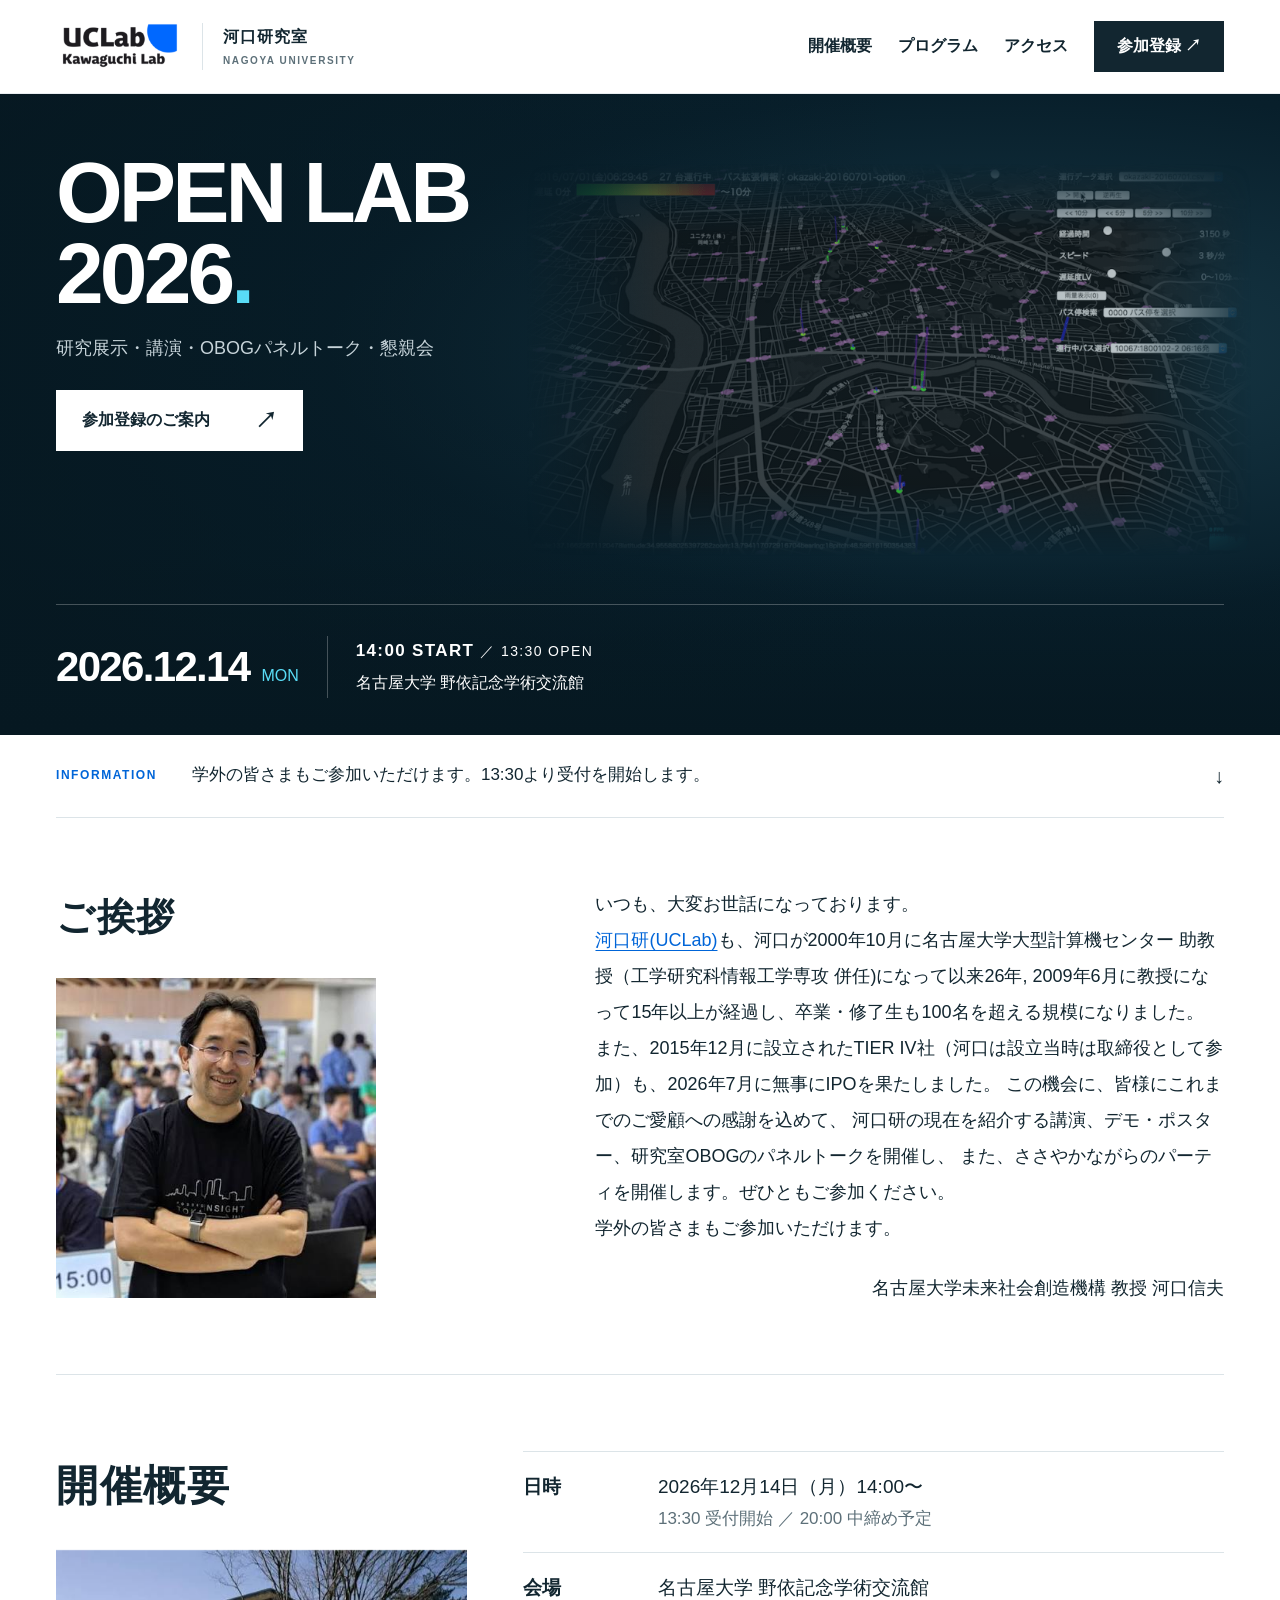
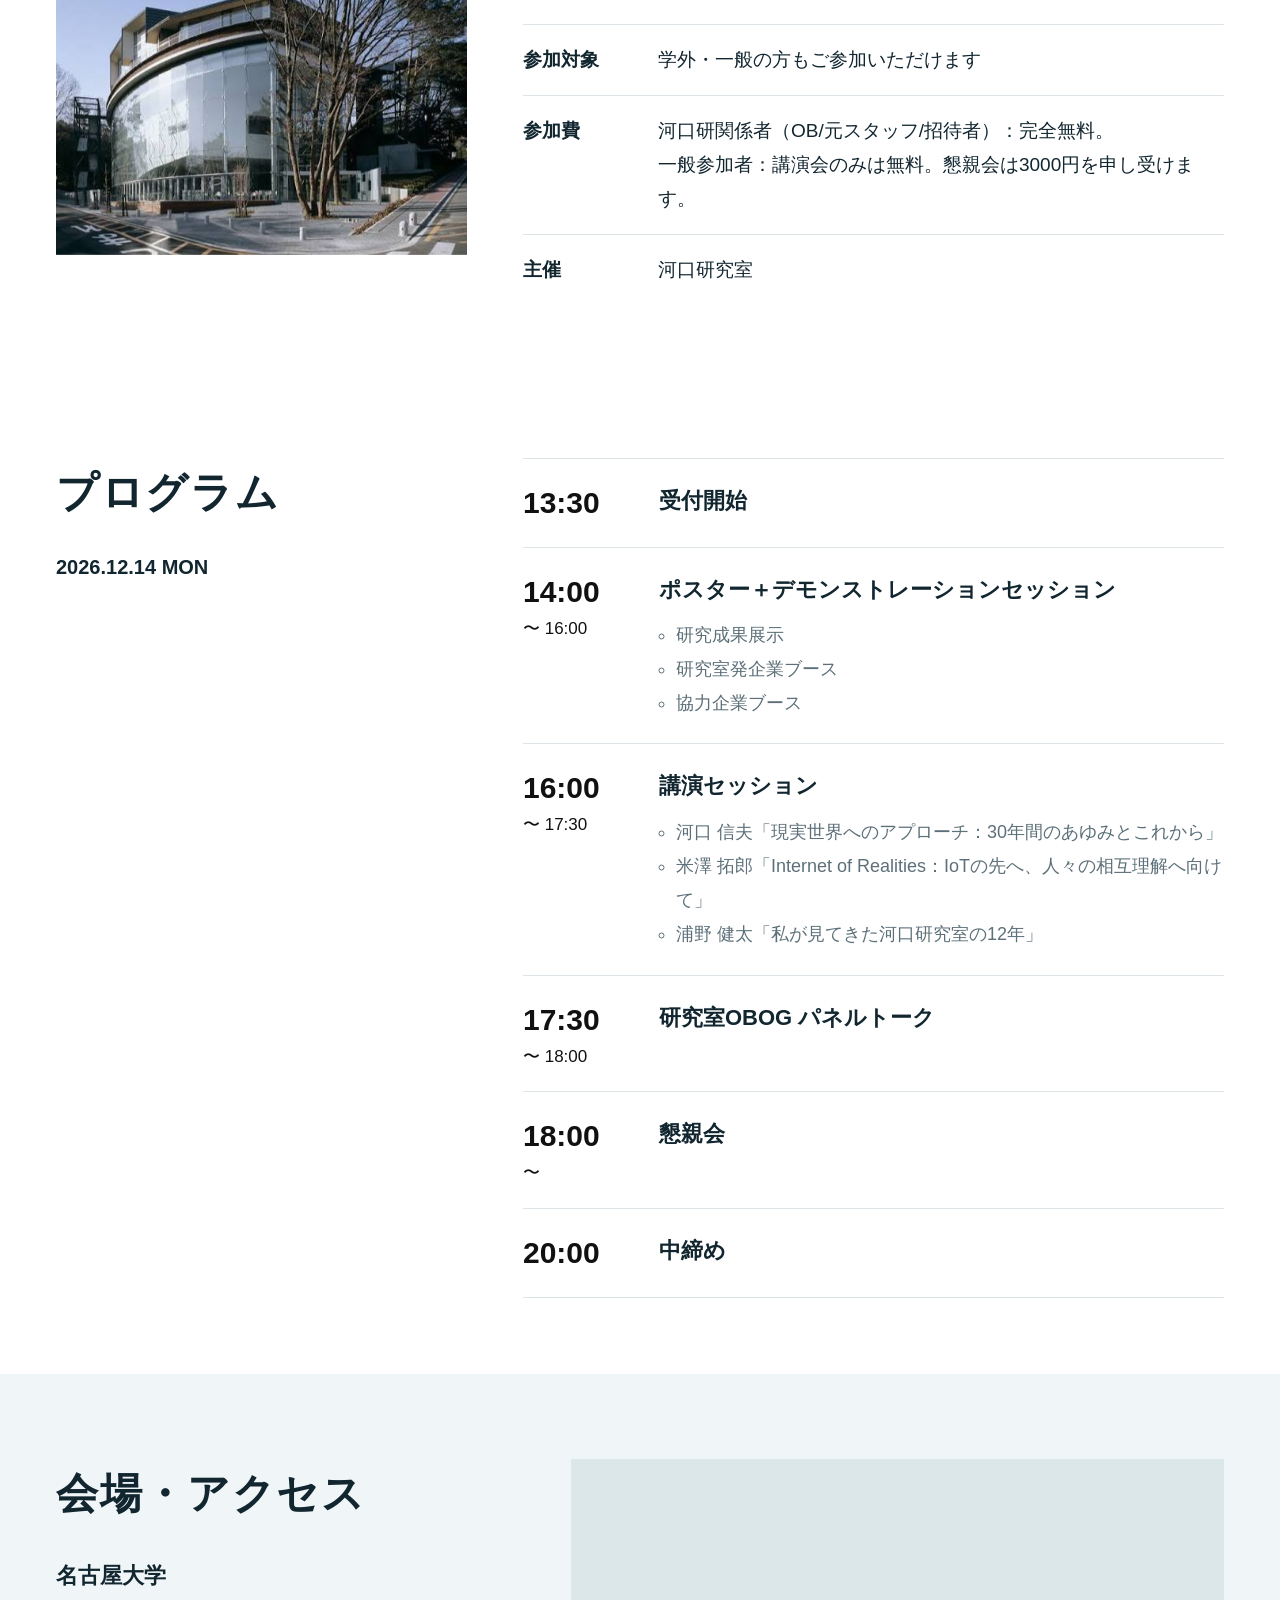
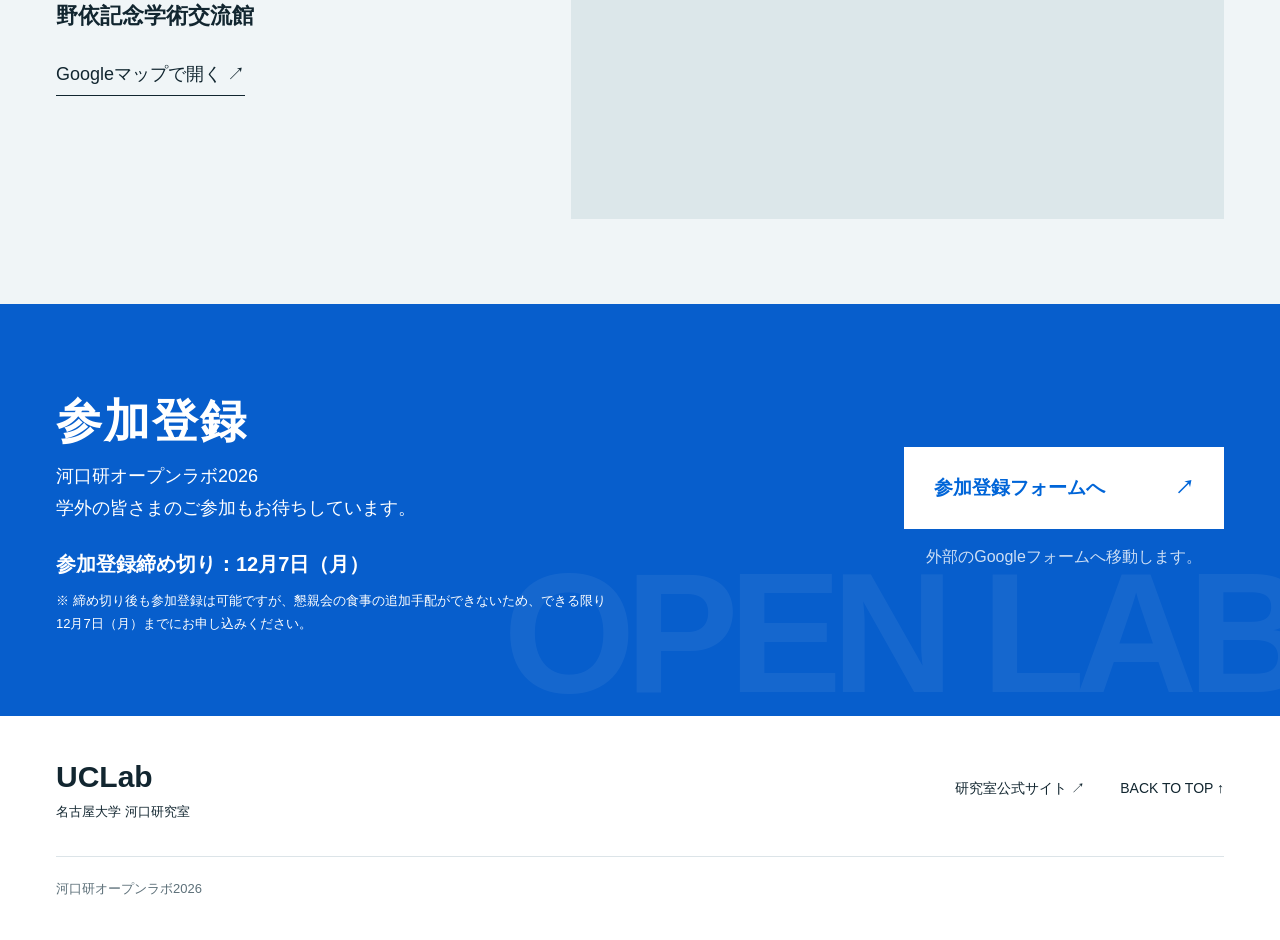
<file: public/index.html>
<!doctype html>
<html lang="ja"><head><meta charset="utf-8"><meta name="viewport" content="width=device-width, initial-scale=1">
<title>河口研オープンラボ2026 | 2026年12月14日</title>
<meta name="description" content="2026年12月14日、名古屋大学 野依記念学術交流館。研究展示・講演・OBOGパネルトークを開催します。">
<link rel="icon" href="favicon.svg" type="image/svg+xml"><link rel="stylesheet" href="style.css?v=20261112-webp1"><script src="script.js?v=20261112-webp1" defer></script></head><body>
<a class="skip" href="#main">本文へ移動</a>
<header class="header"><div class="header-inner wrap"><a class="brand" href="#main" aria-label="河口研究室 トップ"><img src="assets/uclab-logo.png" alt="UCLab Kawaguchi Lab" width="795" height="328"><span>河口研究室<small>NAGOYA UNIVERSITY</small></span></a><nav aria-label="メインナビゲーション"><a href="#about">開催概要</a><a href="#program">プログラム</a><a href="#access">アクセス</a><a class="nav-cta" href="#registration">参加登録 ↗</a></nav></div></header>
<main id="main"><section class="hero" aria-labelledby="hero-title">
<div class="hero-slides" aria-hidden="true">
<div class="slide mobility is-active"><div class="image-window"><img src="assets/mobility.png" alt="" width="940" height="508"></div></div>
<div class="slide city"><div class="image-window"><img src="assets/city.png" alt="" width="960" height="394"></div></div>
<div class="slide metawork"><div class="image-window"><img src="assets/metawork.webp" alt="" width="1600" height="838"></div></div>
<div class="slide metapo"><div class="image-window"><img src="assets/metapo.png" alt="" width="1040" height="528"></div></div>

</div>
<div class="hero-content wrap"><h1 id="hero-title">OPEN LAB<span>2026<span class="title-dot">.</span></span></h1><p class="hero-description">研究展示・講演・OBOGパネルトーク・懇親会</p><a class="button" href="#registration">参加登録のご案内 <span>↗</span></a></div>
<div class="hero-bottom wrap"><div class="hero-event"><p><time datetime="2026-12-14">2026.12.14</time><span>MON</span></p><div><strong>14:00 START <small>／ 13:30 OPEN</small></strong><span>名古屋大学 野依記念学術交流館</span></div></div></div></section>
<div class="notice wrap"><span>INFORMATION</span><p>学外の皆さまもご参加いただけます。13:30より受付を開始します。</p><a href="#program" aria-label="プログラムへ">↓</a></div>
<section class="greeting-section wrap" aria-labelledby="greeting-title"><div class="greeting-heading"><h2 id="greeting-title">ご挨拶</h2><img class="greeting-photo" src="assets/lab-photo.png" alt="河口研究室のイベント会場での写真" width="447" height="447" loading="lazy"></div><div class="greeting"><p>いつも、大変お世話になっております。<br>
<a href="https://uclab.jp/">河口研(UCLab)</a>も、河口が2000年10月に名古屋大学大型計算機センター 助教授（工学研究科情報工学専攻 併任)になって以来26年, 2009年6月に教授になって15年以上が経過し、卒業・修了生も100名を超える規模になりました。<br>
また、2015年12月に設立されたTIER IV社（河口は設立当時は取締役として参加）も、2026年7月に無事にIPOを果たしました。 この機会に、皆様にこれまでのご愛顧への感謝を込めて、 河口研の現在を紹介する講演、デモ・ポスター、研究室OBOGのパネルトークを開催し、 また、ささやかながらのパーティを開催します。ぜひともご参加ください。<br>
学外の皆さまもご参加いただけます。</p><p class="greeting-signature">名古屋大学未来社会創造機構 教授 河口信夫</p></div></section>
          
<section id="about" class="section wrap about"><div class="section-heading">
          <h2>開催概要</h2><div class="venue-slideshow" role="img" aria-label="会場の外観とホール内観が切り替わるスライドショー"><img class="venue-slide is-active" src="assets/venue-exterior.png" alt="" width="519" height="385" loading="lazy"><img class="venue-slide" src="assets/venue-hall.png" alt="" width="521" height="383" loading="lazy"></div></div><div class="about-body"><dl class="facts"><div>
                    <dt>日時</dt><dd>2026年12月14日（月）14:00〜<small>13:30 受付開始 ／ 20:00 中締め予定</small></dd></div>
                    <div><dt>会場</dt><dd>名古屋大学 野依記念学術交流館</dd></div>
                    <div><dt>参加対象</dt><dd>学外・一般の方もご参加いただけます</dd></div>
                    <div><dt>参加費</dt><dd>河口研関係者（OB/元スタッフ/招待者）：完全無料。<br/>
                              一般参加者：講演会のみは無料。懇親会は3000円を申し受けます。</dd></div>
                    <div><dt>主催</dt><dd>河口研究室</dd></div></dl></div></section>

<section id="program" class="section wrap program"><div class="section-heading"><h2>プログラム</h2><p>2026.12.14 MON</p></div><div class="program-body"><ol class="timeline">
          <li><p class="timeline-time">13:30</p><div><h3>受付開始</h3></div></li>
          <li>
            <p class="timeline-time">14:00<span>〜 16:00</span></p>
            <div><h3>ポスター＋デモンストレーションセッション</h3>
              <ul class="session-details"><li>研究成果展示</li><li>研究室発企業ブース</li><li>協力企業ブース</li></ul>
            </div>
          </li>
          <li>
            <p class="timeline-time">16:00<span>〜 17:30</span></p>
            <div><h3>講演セッション</h3>
              <ul class="session-details">
                <li>河口 信夫「現実世界へのアプローチ：30年間のあゆみとこれから」</li>
                <li>米澤 拓郎「Internet of Realities：IoTの先へ、人々の相互理解へ向けて」</li>
                <li>浦野 健太「私が見てきた河口研究室の12年」</li></ul>
            </div>
          </li>
          <li><p class="timeline-time">17:30<span>〜 18:00</span></p><div><h3>研究室OBOG パネルトーク</h3></div></li>
          <li><p class="timeline-time">18:00<span>〜</span></p><div><h3>懇親会</h3></div></li>
          <li><p class="timeline-time">20:00</p><div><h3>中締め</h3></div></li>
        </ol></div></section>
<section id="access" class="access-section">
          <div class="wrap access-inner"><div class="section-heading">
                    <h2>会場・アクセス</h2><h3>名古屋大学<br>野依記念学術交流館</h3>
                    <a class="text-link" href="https://www.google.com/maps/search/?api=1&query=名古屋大学+野依記念学術交流館" target="_blank" rel="noopener noreferrer">Googleマップで開く ↗</a></div>
                    <div class="access-map"><iframe title="野依記念学術交流館のアクセスマップ" src="https://www.google.com/maps/embed?pb=!1m18!1m12!1m3!1d2064.899371860856!2d136.96785713327623!3d35.154845565580914!2m3!1f0!2f0!3f0!3m2!1i1024!2i768!4f13.1!3m3!1m2!1s0x60037aba6bf4f163%3A0x70092d26aa0492eb!2z6YeO5L6d6KiY5b-15a2m6KGT5Lqk5rWB6aSo!5e0!3m2!1sja!2sjp!4v1793156487866!5m2!1sja!2sjp" width="600" height="450" allowfullscreen loading="lazy" referrerpolicy="strict-origin-when-cross-origin"></iframe></div></div>
</section>
<section id="registration" class="registration"><div class="wrap registration-inner">
          <div><h2>参加登録</h2><p>河口研オープンラボ2026<br>学外の皆さまのご参加もお待ちしています。</p>
                    <div class="registration-deadline"><strong>参加登録締め切り：<time datetime="2026-12-07">12月7日（月）</time></strong>
                              <small class="registration-note">※ 締め切り後も参加登録は可能ですが、懇親会の食事の追加手配ができないため、できる限り12月7日（月）までにお申し込みください。</small></div></div>
          <div class="registration-action"><a class="registration-button" href="https://forms.gle/ZfzoRRfezH41rZEcA" target="_blank" rel="noopener noreferrer">参加登録フォームへ <span>↗</span></a>
                    <p>外部のGoogleフォームへ移動します。</p></div></div></section></main>
<footer class="footer wrap"><div class="footer-brand">UCLab<span>名古屋大学 河口研究室</span></div>
          <a href="https://www.ucl.nuee.nagoya-u.ac.jp/" target="_blank" rel="noopener noreferrer">研究室公式サイト ↗</a>
          <a href="#main">BACK TO TOP ↑</a><small>河口研オープンラボ2026</small></footer>
          <div class="program-guide" hidden><p class="guide-bubble">マグロ解体ショーもあるよ</p>
                    <img class="guide-avatar" src="assets/program-guide.png" alt="吹き出しで案内する似顔絵アイコン" width="460" height="460" loading="lazy"></div>
</body></html>
</file>
<file: public/style.css>
:root{--ink:#122630;--blue:#0065d8;--aqua:#59dcf6;--line:#dce4e8;--muted:#5d7079}
*{box-sizing:border-box}
html{scroll-behavior:smooth;scroll-padding-top:100px}
body{margin:0;font-family:Arial,'Noto Sans JP','Yu Gothic',Meiryo,sans-serif;color:var(--ink);background:#fff;line-height:1.8}
a{color:inherit;text-decoration:none}
button{font:inherit;cursor:pointer}
a,button{-webkit-tap-highlight-color:transparent}
a:focus-visible,button:focus-visible{outline:3px solid #f3b829;outline-offset:6px}
a:hover{opacity:.8}
p,h1,h2,h3{margin:0}
img{max-width:100%}
.wrap{width:min(1280px,calc(100% - 112px));margin-inline:auto}
.skip{position:fixed;left:12px;top:-80px;background:white;padding:10px;z-index:100}
.skip:focus{top:10px}
.header{height:94px;background:#fff;position:sticky;top:0;z-index:20;border-bottom:1px solid #e9edf0}
.header-inner{display:flex;align-items:center;justify-content:space-between;height:100%;gap:30px}
.brand{display:flex;align-items:center;gap:20px;flex-shrink:0}
.brand img{width:126px;height:auto}
.brand>span{border-left:1px solid var(--line);padding-left:20px;font-size:14px;font-weight:700;letter-spacing:.06em}
.brand small{display:block;font-size:8px;letter-spacing:.16em;color:var(--muted)}
nav{display:flex;gap:29px;align-items:center;font-size:13px;font-weight:bold}
.nav-cta{padding:11px 23px;background:var(--ink);color:white}
.hero{background:#071b24;color:white;position:relative;overflow:hidden;min-height:790px}
.hero-slides,.slide,.hero-shade{position:absolute;inset:0}
.slide{opacity:0;transition:opacity 1s ease;transform:scale(1.025);background-repeat:no-repeat}
.slide.is-active{opacity:1;animation:drift 8s ease-out both}
.mobility{background-image:url('assets/mobility.png');background-size:160% auto;background-position:0% 66%}
.hero .mobility{background-size:auto 162%;background-position:35% 70%;filter:sepia(.5) hue-rotate(125deg) saturate(1.5)}
.hero .city{background-image:url('assets/city.png');background-size:auto 160%;background-position:100% 56%;filter:saturate(.75)}
.hero .metawork{background-image:url('assets/metawork.webp');background-size:auto 265%;background-position:28% 0%}
.hero-shade{background:linear-gradient(90deg,rgba(3,20,30,.94),rgba(3,20,30,.55) 52%,rgba(3,20,30,.2)),linear-gradient(0deg,rgba(3,20,30,.95),transparent 40%)}
.hero-content{position:relative;padding-top:61px;padding-bottom:48px}
.eyebrow{font-size:10px;font-weight:700;letter-spacing:.2em;color:var(--blue);line-height:1.8}
.hero .eyebrow{color:#bee6ed}
.signal{width:6px;height:6px;border-radius:100%;display:inline-block;background:var(--aqua);box-shadow:0 0 15px var(--aqua);margin-right:9px}
.hero h1{font-size:clamp(70px,7.4vw,112px);font-weight:800;letter-spacing:-.045em;line-height:.94;margin-top:34px}
.hero h1>span{display:block}
.hero h1 .title-dot{color:var(--aqua)}
.hero-jp{font-size:14px;letter-spacing:.18em;margin-top:21px}
.hero-message{font-size:31px;font-weight:700;letter-spacing:.08em;line-height:1.55;margin-top:30px}
.hero-description{font-size:12px;line-height:2;color:#c6d3d9;margin-top:17px}
.button{display:inline-flex;gap:45px;align-items:center;background:white;color:var(--ink);padding:13px 23px;font-size:12px;font-weight:700;margin-top:24px}
.button span{font-size:22px;line-height:1}
.hero-bottom{position:relative;border-top:1px solid #ffffff40;display:flex;justify-content:space-between;align-items:center;padding-block:24px 30px;gap:24px}
.hero-event{display:flex;align-items:center;gap:28px}
.hero-event>p{display:flex;align-items:baseline;gap:12px}
.hero-event time{font-size:36px;letter-spacing:-.04em;font-weight:700}
.hero-event p>span{font-size:12px;color:var(--aqua)}
.hero-event>div{border-left:1px solid #ffffff40;padding-left:28px;display:grid;gap:3px;font-size:12px}
.hero-event strong{font-size:13px;letter-spacing:.08em}
.hero-event small{font-size:10px;font-weight:400}
.slide-caption{font-size:10px;letter-spacing:.1em;color:#b7cbd3;display:flex;gap:8px;align-items:center}
.slide-caption #slide-number{color:white}
.slide-caption #slide-label{margin-left:14px;min-width:110px}
.slide-buttons{display:flex;align-items:center;gap:7px;margin-top:9px}
.slide-dot{width:37px;height:24px;border:0;background:linear-gradient(#718b96,#718b96) center/100% 2px no-repeat;padding:0}
.slide-dot.is-active{background-image:linear-gradient(var(--aqua),var(--aqua))}
#slide-pause{width:30px;height:30px;border:1px solid #ffffff50;color:white;background:transparent;margin-left:10px;font-size:12px}
.notice{display:flex;align-items:center;gap:35px;padding-block:23px;border-bottom:1px solid var(--line);font-size:12px}
.notice>span{color:var(--blue);font-size:10px;letter-spacing:.13em;font-weight:700}
.notice a{margin-left:auto;font-size:20px}
.section{padding-block:110px;display:grid;grid-template-columns:1fr 1.3fr;gap:80px}
h2{font-size:38px;letter-spacing:.04em;line-height:1.65;font-weight:700;margin-top:22px}
.about-body>p{font-size:14px;line-height:2.2;margin-bottom:18px;color:var(--muted)}
.about-body .lead{font-size:23px;font-weight:700;color:var(--ink);line-height:1.8;margin-bottom:25px}
.facts{margin:35px 0 0;font-size:13px}
.facts>div{display:grid;grid-template-columns:110px 1fr;border-top:1px solid var(--line);padding-block:16px}
.facts dt{font-weight:700}
.facts dd{margin:0}
.facts small{display:block;font-size:11px;color:var(--muted)}
.research-section{background:#f0f5f7;padding-block:95px}
.research-heading{display:flex;align-items:end;justify-content:space-between;gap:30px;margin-bottom:47px}
.research-heading>p{font-size:13px;color:var(--muted);line-height:2}
.research-grid{display:grid;grid-template-columns:repeat(2,1fr);gap:45px 28px}
.research-image{height:300px;position:relative;overflow:hidden;background-repeat:no-repeat;background-color:#10232e}
.research-image>span{position:absolute;left:18px;top:18px;font-size:9px;letter-spacing:.15em;color:white;background:#10232ee6;padding:4px 10px;z-index:2}
.research-image.city{background-image:url('assets/city.png');background-size:auto 132%;background-position:right center}
.research-image.robot{background:#fff}
.robot img{position:absolute;max-width:none;height:110%;width:auto;left:50%;top:0;transform:translateX(-39.5%);clip-path:inset(0 46.5% 7% 26%)}
.research-image.work{background-image:url('assets/metawork.webp');background-size:auto 280%;background-position:22% 0%}
.research-meta{padding-top:18px}
.research-meta h3{font-size:19px;letter-spacing:.03em}
.research-meta p{font-size:11px;color:var(--muted);margin-top:5px}
.research-note{font-size:11px;color:var(--muted);margin-top:36px}
.program{grid-template-columns:1fr 1.5fr}
.program .section-heading>p:not(.eyebrow){font-size:16px;margin-top:28px;font-weight:700}
.program small{font-size:11px;color:var(--muted)}
.timeline{list-style:none;margin:0;padding:0}
.timeline>li{display:grid;grid-template-columns:100px 1fr;gap:22px;border-top:1px solid var(--line);padding:26px 0}
.timeline>li:last-child{border-bottom:1px solid var(--line)}
.timeline-time{font-size:22px;font-weight:700;color:var(--blue);line-height:1.4}
.timeline-time span{display:block;font-size:11px;color:var(--muted);font-weight:400;margin-top:4px}
.timeline h3{font-size:16px}
.session-details{padding-left:17px;font-size:12px;color:var(--muted);line-height:2;margin-top:12px}
.access-section{background:#f0f5f7;padding-block:85px}
.access-inner{display:grid;grid-template-columns:1fr 1.5fr;gap:80px}
.access-inner h3{font-size:16px;margin-top:28px;line-height:1.8}
.text-link{display:inline-block;font-size:12px;border-bottom:1px solid var(--ink);margin-top:22px;padding-bottom:5px}
.access-map{min-height:360px;background:#dce7ea}
.access-map iframe{display:block;width:100%;height:100%;min-height:360px;border:0}
.registration{background:#075ecc;color:white;padding-block:80px;position:relative;overflow:hidden}
.registration:after{content:'OPEN LAB';position:absolute;right:-20px;bottom:-70px;font-size:170px;font-weight:800;letter-spacing:-.06em;opacity:.055;pointer-events:none}
.registration-inner{display:flex;align-items:center;justify-content:space-between;gap:50px;position:relative;z-index:1}
.registration .eyebrow{color:#a8d7ff}
.registration h2{font-size:46px;margin-top:12px}
.registration-inner>div>p:last-child{font-size:12px;margin-top:22px;line-height:2}
.registration-button{display:flex;gap:70px;justify-content:space-between;align-items:center;padding:24px 30px;background:white;color:var(--blue);font-weight:700;font-size:16px}
.registration-action p{font-size:10px!important;opacity:.8;text-align:center;margin-top:12px!important}
.footer{display:flex;align-items:center;gap:35px;flex-wrap:wrap;padding-block:40px;font-size:11px}
.footer-brand{font-size:30px;font-weight:800;margin-right:auto;line-height:1.4}
.footer-brand span{display:block;font-size:10px;font-weight:400;margin-top:5px}
.footer>small{flex-basis:100%;font-size:10px;border-top:1px solid var(--line);padding-top:20px;color:var(--muted)}
@keyframes drift{from{transform:scale(1)}
to{transform:scale(1.045)}
}
.hero.paused .slide{animation-play-state:paused}
@media(min-width:1700px){.hero .mobility{background-size:140% auto}
}
@media(max-width:1100px){.wrap{width:calc(100% - 64px)}
nav{gap:18px}
.brand>span{display:none}
.section,.access-inner{gap:40px}
.hero-event{gap:18px}
.hero-event>div{padding-left:18px}
.hero-event time{font-size:30px}
.research-image{height:250px}
}
@media(max-width:760px){html{scroll-padding-top:110px}
.wrap{width:calc(100% - 40px)}
.header{height:auto}
.header-inner{display:block;padding-top:12px}
.brand img{width:90px}
.brand>span{display:block;font-size:12px}
.brand small{font-size:7px}
.brand{gap:12px}
.brand>span{padding-left:12px}
nav{gap:0;justify-content:space-between;font-size:10px;margin-top:12px;padding-bottom:9px}
.nav-cta{padding:6px 10px}
.hero{min-height:0}
.hero-content{padding-top:40px;padding-bottom:32px}
.hero .eyebrow{font-size:8px;letter-spacing:.13em}
.hero h1{font-size:72px;margin-top:30px}
.hero-jp{font-size:11px}
.hero-message{font-size:25px;margin-top:25px}
.hero-description{font-size:11px}
.hero-bottom{display:block;padding-block:22px}
.hero-event{display:block}
.hero-event time{font-size:32px}
.hero-event>div{border:0;padding:0;margin-top:5px;font-size:11px}
.slideshow-controls{display:flex;justify-content:space-between;align-items:center;margin-top:18px}
.slide-caption #slide-label{min-width:0;font-size:9px;margin-left:3px}
.slide-buttons{margin:0;gap:5px}
.slide-dot{width:22px}
#slide-pause{margin-left:4px}
.hero .mobility{background-size:auto 140%;background-position:30% 65%}
.hero .city{background-size:auto 115%}
.hero .metawork{background-size:auto 265%;background-position:23% 0%}
.notice{gap:15px;padding-block:20px;align-items:start}
.notice>span{font-size:8px;padding-top:3px}
.notice p{font-size:10px}
.section{display:block;padding-block:64px}
.section-heading h2,h2{font-size:29px;margin-top:14px}
.about-body{margin-top:32px}
.about-body .lead{font-size:20px}
.about-body>p{font-size:12px}
.facts{font-size:11px}
.facts>div{grid-template-columns:85px 1fr}
.facts small{font-size:10px}
.research-section{padding-block:58px}
.research-heading{display:block;margin-bottom:28px}
.research-heading>p{font-size:11px;margin-top:22px}
.research-grid{gap:28px 16px}
.research-image{height:170px}
.research-image>span{font-size:7px;left:8px;top:8px;padding:3px 6px;letter-spacing:.03em}
.research-image.mobility{background-size:auto 150%;background-position:20% 65%}
.research-image.work{background-size:auto 265%;background-position:22% 0%}
.research-meta h3{font-size:13px}
.research-meta p{font-size:9px}
.research-note{font-size:10px}
.program-body{margin-top:30px}
.timeline>li{grid-template-columns:70px 1fr;gap:15px;padding:22px 0}
.timeline-time{font-size:21px}
.timeline h3{font-size:14px}
.session-details{font-size:11px}
.access-section{padding-block:60px}
.access-inner{display:block}
.access-map{margin-top:30px;min-height:280px}
.access-map iframe{min-height:280px;height:280px}
.registration{padding-block:55px}
.registration-inner{display:block}
.registration h2{font-size:35px}
.registration-action{margin-top:30px}
.registration-button{font-size:14px;padding:20px 24px}
.footer{gap:20px;padding-block:30px}
.footer-brand{flex-basis:100%}
.footer>a{font-size:10px}
}
@media(prefers-reduced-motion:reduce){html{scroll-behavior:auto}
.slide{transition:none;animation:none!important}
}

/* Compact event masthead and narrow-screen navigation. */
.hero{min-height:0}
@media(max-width:760px){.hero h1{font-size:clamp(52px,13vw,72px)}nav{flex-wrap:wrap;gap:8px 12px;justify-content:flex-start}.nav-cta{margin-left:auto}}

/* Readable typography for the event information. */
body{font-size:17px}
nav{font-size:16px;gap:26px}
.brand>span{font-size:16px}.brand small{font-size:10px}
.eyebrow{font-size:13px}.hero-jp{font-size:20px}
.hero-description{font-size:17px}.button{font-size:16px;padding:16px 26px}
.hero-event time{font-size:42px}.hero-event p>span{font-size:16px}
.hero-event>div{font-size:16px}.hero-event strong{font-size:17px}.hero-event small{font-size:14px}
.slide-caption{font-size:12px}.notice{font-size:16px}.notice>span{font-size:12px}
.about-body>p{font-size:17px;line-height:2}.facts{font-size:16px}.facts small{font-size:14px}
.program small{font-size:14px}.timeline h3{font-size:19px}.timeline-time{font-size:26px}.timeline-time span{font-size:14px}
.session-details{font-size:16px;line-height:2}.access-inner h3{font-size:20px}.text-link{font-size:16px}
.registration-inner>div>p:last-child{font-size:17px}.registration-button{font-size:19px}
.registration-action p{font-size:14px!important}.footer{font-size:14px}.footer-brand span,.footer>small{font-size:13px}
@media(max-width:1100px){nav{gap:18px;font-size:15px}.hero-event{align-items:start}.hero-event>div{font-size:15px}}
@media(max-width:760px){
 html{scroll-padding-top:145px}
 .header-inner{padding-top:13px}nav{font-size:14px;gap:10px 14px;margin-top:14px}.nav-cta{padding:7px 12px}.brand>span{font-size:14px}.brand small{font-size:9px}
 .hero .eyebrow{font-size:10px}.hero-jp{font-size:17px;letter-spacing:.07em}.hero-description{font-size:15px;line-height:1.9}.button{font-size:16px}
 .hero-event time{font-size:36px}.hero-event>div{font-size:15px;gap:7px}.hero-event strong{font-size:16px}.hero-event small{font-size:13px}
 .slide-caption{font-size:12px}.slide-caption #slide-label{font-size:10px}
 .notice{display:grid;grid-template-columns:1fr auto;gap:8px 12px}.notice>span{font-size:12px;grid-column:1/-1}.notice p{font-size:15px}
 .eyebrow{font-size:12px}.section-heading h2,h2{font-size:30px}
 .about-body>p{font-size:16px}.facts{font-size:15px}.facts>div{grid-template-columns:1fr;gap:6px}.facts dt{color:var(--muted)}.facts small{font-size:14px}
 .timeline>li{grid-template-columns:72px 1fr;gap:16px}.timeline-time{font-size:24px}.timeline-time span{font-size:13px}.timeline h3{font-size:17px}.session-details{font-size:15px;line-height:1.9}
 .program small{font-size:14px}.access-inner h3{font-size:20px}.text-link{font-size:16px}
 .registration-inner>div>p:last-child{font-size:16px}.registration-button{font-size:17px}.registration-action p{font-size:13px!important}.footer>a{font-size:14px}
}
/* Original images, contained at native size and blended into the hero. */
.hero{background:radial-gradient(ellipse at 80% 40%,#183947 0,#081f2b 48%,#061821 100%);isolation:isolate}
.hero-content{min-height:510px;padding-top:58px;padding-bottom:50px;pointer-events:none;z-index:2}
.hero-content a{pointer-events:auto}
.hero-content h1{font-size:clamp(70px,6.7vw,100px)}
.hero-content .hero-description{max-width:480px}
.hero .hero-slides{inset:0;pointer-events:none;z-index:0}
.hero .hero-slides:after{content:'';position:absolute;inset:0;background:linear-gradient(90deg,#061821b3,transparent 70%),linear-gradient(0deg,#061821 0%,transparent 28%);pointer-events:none}
.hero .slide{background:none;filter:none;transform:none;animation:none;display:flex;align-items:center;justify-content:flex-end;padding:25px max(28px,calc((100% - 1370px)/2)) 135px 0;transition:opacity 1s ease}
.hero .slide .image-window{position:relative;width:auto;max-width:58%;height:auto;aspect-ratio:auto;overflow:visible;background:none;box-shadow:none;isolation:auto;opacity:.52;mask-image:radial-gradient(ellipse 72% 74% at 50% 50%,#000 32%,#0009 60%,transparent 96%);-webkit-mask-image:radial-gradient(ellipse 72% 74% at 50% 50%,#000 32%,#0009 60%,transparent 96%)}
.hero .slide .image-window img{position:static;display:block;width:auto;height:auto;max-width:100%;max-height:440px;object-fit:contain;transform:none;clip-path:none}
.hero .mobility .image-window{width:780px;opacity:.7}
.hero .city .image-window{width:760px;opacity:.38}
.hero .metawork .image-window{width:800px;opacity:.48}
.hero .metapo .image-window{width:760px;opacity:.35}
.hero .lab-photo .image-window{width:420px;opacity:.52;margin-right:6%}
.hero-bottom{align-items:center;z-index:2}
.slideshow-controls{min-width:235px}
.slide-buttons{gap:6px}.slide-dot{width:29px}
@media(max-width:1100px) and (min-width:761px){
.hero-content{min-height:490px}.hero-content h1{font-size:76px}
.hero-description{max-width:400px!important;font-size:15px}
.hero-bottom{flex-wrap:wrap}.hero-event time{font-size:36px}
}
@media(max-width:760px){
.hero{display:block}
.hero-content{min-height:0;padding-top:36px;padding-bottom:44px}
.hero-content h1{font-size:clamp(52px,13vw,72px)}
.hero-content .eyebrow{letter-spacing:.1em}
.hero .hero-slides{position:absolute;inset:0;width:auto;height:auto;margin:0;max-width:none}
.hero .slide{align-items:flex-start;justify-content:center;padding:130px 0 0}
.hero .slide .image-window{max-width:100%;max-height:none;width:100%;margin:0;opacity:.38}
.hero .slide .image-window img{width:100%;height:auto;max-height:none;max-width:100%}
.hero .lab-photo .image-window{max-width:400px;opacity:.38}
.hero .hero-slides:after{background:linear-gradient(90deg,#06182185,transparent),linear-gradient(0deg,#061821 0%,transparent 60%)}
.slideshow-controls{min-width:0;display:block}.slide-buttons{margin-top:10px}.slide-dot{width:38px}
}
@media(prefers-reduced-motion:reduce){.hero .slide{transition:none}}
/* Feather all four edges so no rectangular image border remains. */
.hero .slide .image-window{
-webkit-mask-image:linear-gradient(90deg,transparent,#000 18%,#000 82%,transparent),linear-gradient(0deg,transparent,#000 18%,#000 82%,transparent);
mask-image:linear-gradient(90deg,transparent,#000 18%,#000 82%,transparent),linear-gradient(0deg,transparent,#000 18%,#000 82%,transparent);
-webkit-mask-composite:source-in;mask-composite:intersect;
}
.greeting{font-size:17px;line-height:2.15;color:var(--ink)}
.greeting a{color:var(--blue);text-decoration:underline;text-underline-offset:4px}
@media(max-width:760px){.greeting{font-size:16px;line-height:2}}
.greeting-section{padding-top:80px;padding-bottom:70px;border-bottom:1px solid var(--line);display:grid;grid-template-columns:1fr 1.3fr;gap:80px}
.greeting-section h2{margin-top:0;font-size:32px}
@media(max-width:1100px){.greeting-section{gap:40px}}
@media(max-width:760px){.greeting-section{display:block;padding-top:55px;padding-bottom:50px}.greeting-section h2{font-size:28px;margin-bottom:28px}}
.greeting-photo{display:block;width:320px;max-width:100%;height:auto;margin-top:30px}
@media(max-width:760px){.greeting-photo{width:260px;margin:0 0 30px}.greeting-heading h2{margin-bottom:24px}}

/* Plain headings and monochrome program times. */
.timeline-time,.timeline-time span{color:#111}
.section-heading h2,.registration h2,.hero-content h1{margin-top:0}

/* Larger event text and a tighter information layout. */
body{font-size:18px}
.section{padding-block:76px;grid-template-columns:.85fr 1.45fr;gap:56px}
.program{grid-template-columns:.85fr 1.45fr}
.section-heading h2{font-size:42px}
.facts{font-size:19px;margin-top:0}
.facts>div{grid-template-columns:135px 1fr;padding-block:18px}
.facts small{font-size:17px}
.program .section-heading>p:not(.eyebrow){font-size:20px;margin-top:22px}
.timeline>li{grid-template-columns:112px 1fr;gap:24px;padding-block:23px}
.timeline-time{font-size:30px}.timeline-time span{font-size:17px}
.timeline h3{font-size:22px;line-height:1.7}
.session-details{font-size:18px;line-height:1.9;margin-top:10px}
.greeting{font-size:18px;line-height:2}
.greeting-section{padding-block:68px;gap:56px}
.greeting-section h2{font-size:38px}
.notice{font-size:17px}.hero-description{font-size:18px}
.access-inner h3{font-size:22px}.text-link{font-size:18px}
.registration-inner>div>p:last-child{font-size:18px}
.registration-action p{font-size:16px!important}
@media(max-width:1100px){.section{gap:36px}}
@media(max-width:760px){
.section{padding-block:46px;display:block}.section-heading h2{font-size:34px}
.facts{font-size:18px;margin-top:26px}.facts>div{grid-template-columns:1fr;gap:5px;padding-block:15px}.facts small{font-size:16px}
.program-body{margin-top:24px}.program .section-heading>p:not(.eyebrow){font-size:19px;margin-top:14px}
.timeline>li{grid-template-columns:76px 1fr;gap:15px;padding-block:21px}
.timeline-time{font-size:27px}.timeline-time span{font-size:16px}
.timeline h3{font-size:20px}.session-details{font-size:17px;line-height:1.9;padding-left:18px}
.greeting{font-size:17px;line-height:2}.greeting-section{padding-block:46px}.greeting-section h2{font-size:32px}
.notice p{font-size:16px}.hero-description{font-size:16px}.access-inner h3{font-size:21px}.text-link{font-size:17px}
.registration-inner>div>p:last-child{font-size:17px}.registration-action p{font-size:15px!important}
}
.venue-slideshow{position:relative;aspect-ratio:519/385;width:100%;max-width:440px;margin-top:30px}
.venue-slide{position:absolute;inset:0;width:100%;height:100%;object-fit:contain;opacity:0;transition:opacity 1s ease}
.venue-slide.is-active{opacity:1}
@media(max-width:760px){.venue-slideshow{margin-top:22px;max-width:440px}}
@media(prefers-reduced-motion:reduce){.venue-slide{transition:none}}
.program-guide{position:relative;display:flex;flex-direction:column;align-items:flex-start;width:100%;max-width:370px;margin-top:38px;padding-bottom:6px}
.guide-bubble{position:relative;z-index:1;margin:0 0 20px;padding:16px 20px;background:#fff;border:2px solid #122630;border-radius:18px;font-size:20px;font-weight:700;line-height:1.65;box-shadow:4px 5px 0 #1226300c;transform-origin:48px 100%}
.guide-bubble:before{content:'';position:absolute;bottom:-12px;left:37px;width:20px;height:20px;background:white;border-right:2px solid #122630;border-bottom:2px solid #122630;transform:rotate(45deg)}
.guide-avatar{display:block;width:142px;height:auto;max-width:100%;margin-left:14px;mix-blend-mode:multiply;transform-origin:50% 100%}
.program-guide.is-animated .guide-avatar,.program-guide.is-animated .guide-bubble{opacity:0}
.program-guide.is-animated.is-visible .guide-avatar{animation:guide-enter .6s cubic-bezier(.2,.8,.3,1) both}
.program-guide.is-animated.is-visible .guide-bubble{animation:bubble-enter .45s cubic-bezier(.2,.8,.3,1.2) .35s both}
@keyframes guide-enter{0%{opacity:0;transform:translateY(24px) rotate(-8deg)}70%{opacity:1;transform:translateY(-4px) rotate(2deg)}100%{opacity:1;transform:translateY(0) rotate(0)}}
@keyframes bubble-enter{0%{opacity:0;transform:scale(.08)}70%{opacity:1;transform:scale(1.12)}100%{opacity:1;transform:scale(1)}}
@media(max-width:760px){.program-guide{margin-top:26px;max-width:350px}.guide-bubble{font-size:18px;padding:13px 16px}.guide-avatar{width:112px}.program-body{margin-top:30px}}
@media(prefers-reduced-motion:reduce){.program-guide.is-animated .guide-avatar,.program-guide.is-animated .guide-bubble{opacity:1;animation:none!important;transform:none}}
/* Enter from the left, speak briefly, then return offstage. */
.program{overflow:clip}
.program-guide.is-animated{opacity:0;transform:translateX(-60vw)}
.program-guide.is-animated.is-visible{animation:guide-visit 4.8s cubic-bezier(.22,.8,.3,1) both}
.program-guide.is-animated.is-visible .guide-avatar{opacity:1;animation:none}
.program-guide.is-animated.is-visible .guide-bubble{animation:bubble-enter .35s cubic-bezier(.16,.8,.3,1) .65s both}
@keyframes guide-visit{
0%{opacity:0;transform:translateX(-60vw)}
13.542%{opacity:1;transform:translateX(5px)}
20.833%,83.333%{opacity:1;transform:translateX(0)}
100%{opacity:0;transform:translateX(-60vw)}
}
@media(prefers-reduced-motion:reduce){.program-guide.is-animated,.program-guide.is-animated.is-visible{opacity:1;transform:none;animation:none}}
/* Gentle entrance and interaction motion; layout and image scale stay fixed. */
.header{transition:box-shadow .25s ease,background-color .25s ease}
.header.has-scrolled{box-shadow:0 5px 22px #12263012}
.motion-pending{opacity:0;transform:translateY(18px)}
.motion-in{animation:content-arrive .65s cubic-bezier(.2,.7,.25,1) both}
@keyframes content-arrive{from{opacity:0;transform:translateY(18px)}to{opacity:1;transform:translateY(0)}}
.motion-enabled .hero-content h1{animation:hero-arrive .75s cubic-bezier(.2,.7,.25,1) both}
.motion-enabled .hero-description{animation:hero-arrive .7s ease .12s both}
.motion-enabled .hero-content .button{animation:hero-arrive .7s ease .24s backwards}
.motion-enabled .hero-event{animation:hero-arrive .7s ease .34s both}
@keyframes hero-arrive{from{opacity:0;transform:translateY(14px)}to{opacity:1;transform:translateY(0)}}
.button,.nav-cta,.registration-button{transition:transform .22s ease,box-shadow .22s ease,opacity .22s ease}
.button span,.registration-button span{display:inline-block;transition:transform .22s ease}
nav>a:not(.nav-cta){position:relative}
nav>a:not(.nav-cta):after{content:'';position:absolute;left:0;bottom:-7px;width:100%;height:2px;background:currentColor;transform:scaleX(0);transform-origin:left;transition:transform .22s ease}
.text-link{transition:color .2s ease}
@media(hover:hover){
.button:hover,.nav-cta:hover,.registration-button:hover{transform:translateY(-3px);box-shadow:0 8px 20px #12263018;opacity:1}
.button:hover span,.registration-button:hover span{transform:translate(3px,-3px)}
nav>a:not(.nav-cta):hover:after{transform:scaleX(1)}
.text-link:hover{color:var(--blue)}
}
.button:active,.nav-cta:active,.registration-button:active{transform:translateY(0);box-shadow:none}
nav>a:not(.nav-cta):focus-visible:after{transform:scaleX(1)}
@media(prefers-reduced-motion:reduce){
.motion-pending,.motion-in{opacity:1;transform:none;animation:none!important}
.motion-enabled .hero-content h1,.motion-enabled .hero-description,.motion-enabled .hero-content .button,.motion-enabled .hero-event{animation:none}
.header,.button,.nav-cta,.registration-button,.button span,.registration-button span,nav>a:after,.text-link{transition:none}
.button:hover,.nav-cta:hover,.registration-button:hover,.button:hover span,.registration-button:hover span{transform:none}
}
/* Small viewport companion, independent of section layout and scrolling. */
.program-guide{position:fixed;left:max(18px,env(safe-area-inset-left));bottom:max(16px,env(safe-area-inset-bottom));z-index:30;width:max-content;max-width:calc(100vw - 36px);margin:0;padding:0;pointer-events:none}
.program-guide[hidden]{display:none}
.program-guide .guide-bubble{font-size:14px;line-height:1.6;padding:10px 13px;margin-bottom:13px;border-radius:13px;box-shadow:2px 3px 0 #1226300b}
.program-guide .guide-bubble:before{width:13px;height:13px;bottom:-8px;left:27px}
.program-guide .guide-avatar{width:76px;height:auto;margin-left:12px;mix-blend-mode:normal}
@media(max-width:760px){.program-guide{left:max(12px,env(safe-area-inset-left));bottom:max(12px,env(safe-area-inset-bottom));max-width:calc(100vw - 24px)}.program-guide .guide-bubble{font-size:13px;padding:9px 11px}.program-guide .guide-avatar{width:64px}}

.greeting-signature{margin-top:24px;text-align:right;font:inherit}

/* Registration deadline and catering notice. */
.registration-deadline { margin-top: 22px; max-width: 560px; font-size: 20px; line-height: 1.7; }
.registration-note { display: block; margin-top: 8px; font-size: 13px; font-weight: 400; line-height: 1.8; }
@media (max-width: 760px) { .registration-deadline { font-size: 18px; } }
</file>
